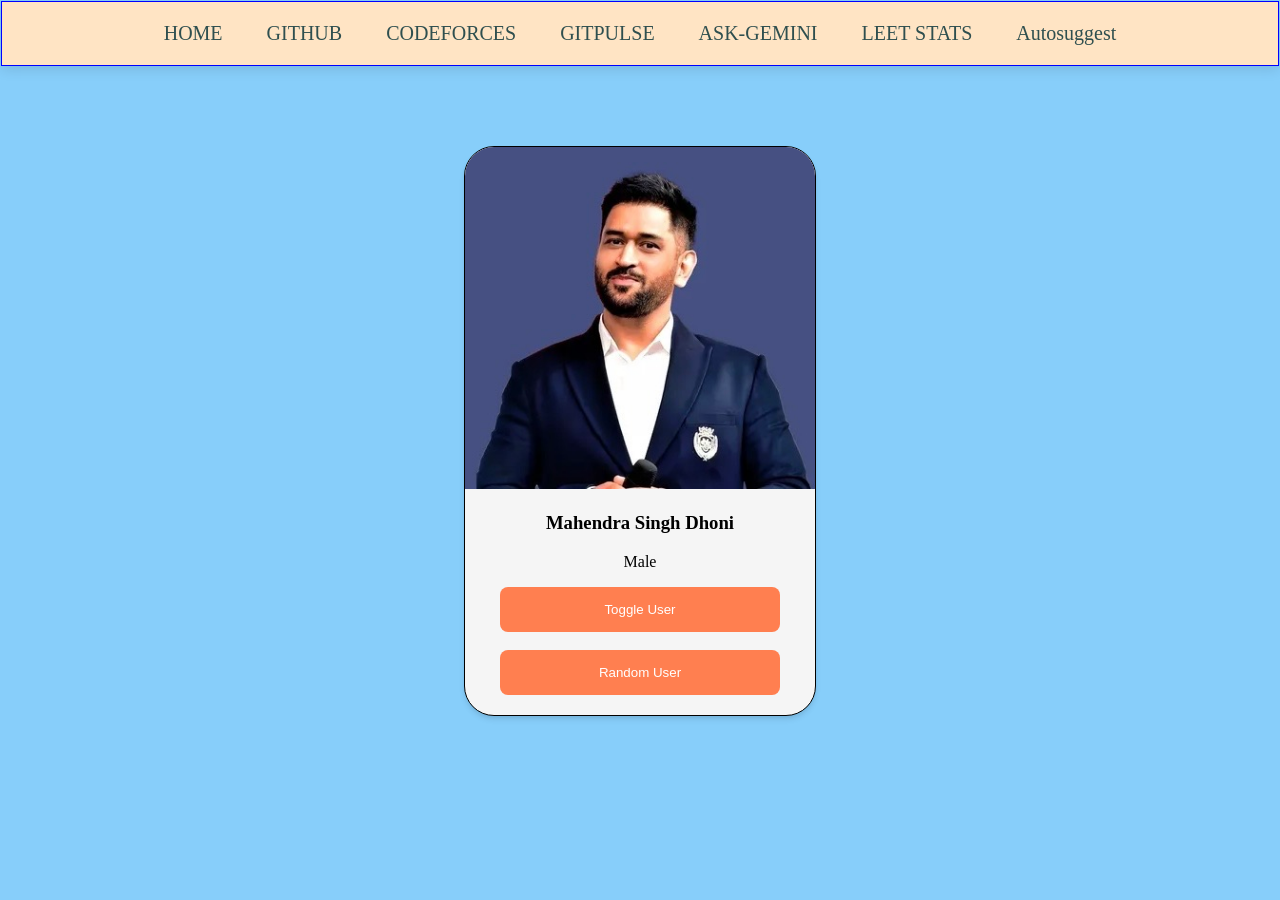
<file: src/main/resources/static/index.html>
<!DOCTYPE html>
<html lang="en">
<head>
    <meta charset="UTF-8">
    <meta name="viewport" content="width=device-width, initial-scale=1.0">
    <title>User Card</title>
    <link rel="stylesheet" href="index.css">
</head>
<body>

    <div class="navbar">
        <a href="https://autosuggest-spring-8j18.onrender.com/">HOME</a>
        <a href="https://github.com/">GITHUB</a>
        <a href="codeforces-stats.html"target="blank">CODEFORCES</a>
        <a href="gitpulse.html"target="blank">GITPULSE</a>
        <a href="ask-gemini.html"target="blank">ASK-GEMINI</a>
        <a href="leetcode-stats.html"target="blank">LEET STATS</a>
        <a href="autosuggest.html"target="blank">Autosuggest</a>
    
    </div>

    <div class="card">
        <img id="user-Image" src="mahi.WEBP" alt="user-Image">

        <h3 id="user-name">Mahendra Singh Dhoni</h3>

        <p id="user-gender">Male</p>

        <button onclick="toggleuser()">Toggle User</button>

        <br><br>

        <button onclick="randomuser()">Random User</button>
    </div>

    <script src="index.js"></script>

</body>
</html>
</file>
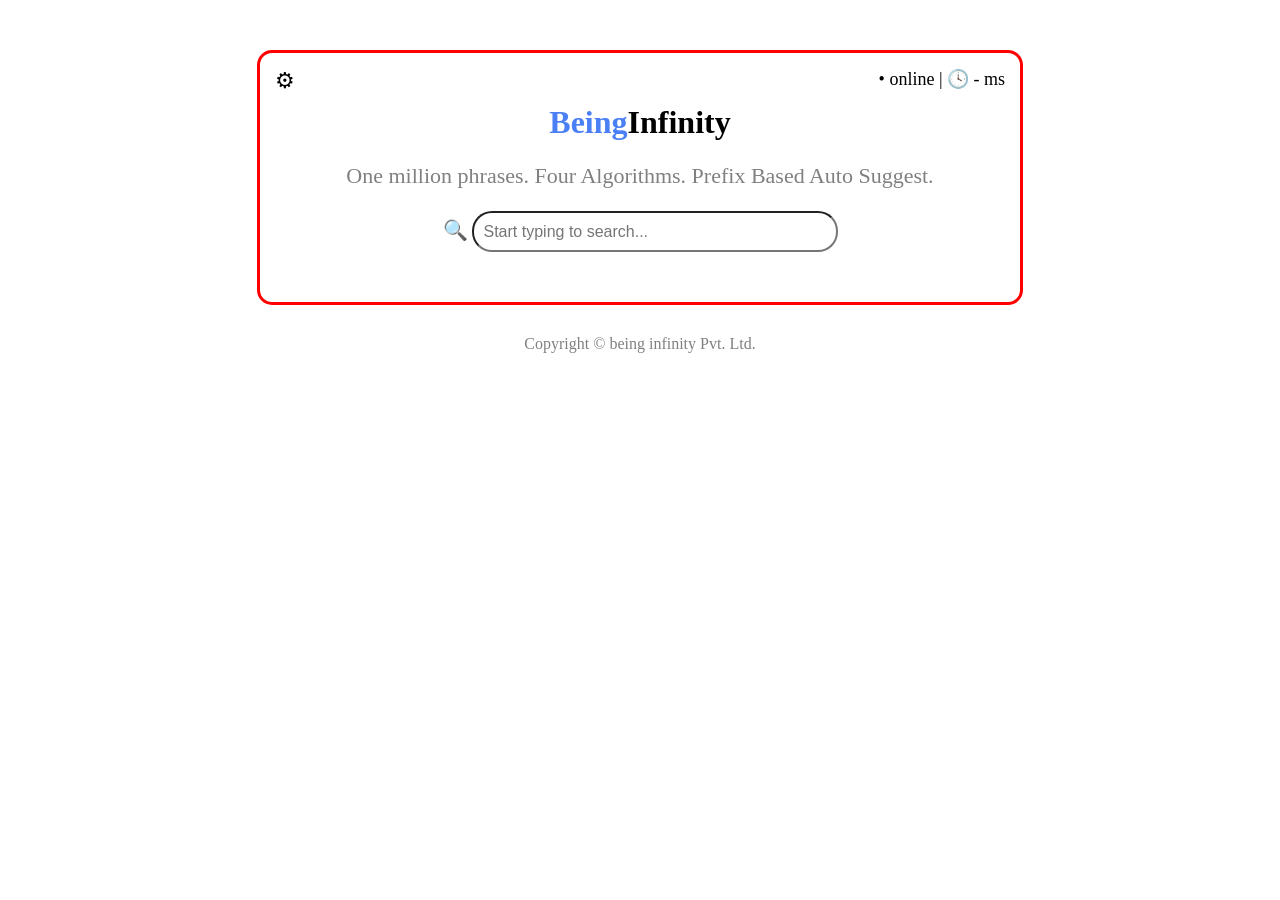
<file: src/main/resources/static/autosuggest.html>
<!DOCTYPE html>
<html lang="en">
<head>
<meta charset="UTF-8">
<meta name="viewport" content="width=device-width, initial-scale=1.0">
<title>Being infinity</title>

<style>

body{
    text-align:center;
    font-family:"Times New Roman", serif;
}

.box{
    width:700px;
    margin:auto;
    margin-top:50px;
    padding:30px;
    border:3px solid red;
    border-radius:15px;
    position:relative;
}

.gear-icon{
    position:absolute;
    top:15px;
    left:15px;
    font-size:22px;
}

.status{
    position:absolute;
    top:15px;
    right:15px;
    font-size:18px;
}

.being{
    color:#4a7ff5;
}

.infinity{
    color:black;
}

.tagline{
    color:gray;
    font-size:22px;
}

.search-box{
    width:350px;
    height:35px;
    padding-left:10px;
    border-radius:20px;
    font-size:16px;
}

.search-suggestions{
    width:360px;
    margin:10px auto;
    text-align:left;
    border-radius:10px;
    box-shadow:0px 2px 8px rgba(0,0,0,0.2);
    overflow:hidden;
}

.suggestion{
    padding:10px;
    border-bottom:1px solid #ddd;
    background:white;
}

.suggestion:hover{
    background:#f2f2f2;
    cursor:pointer;
}

.footer{
    margin-top:30px;
    color:gray;
}

</style>

</head>

<body>

<div class="box">

<span class="gear-icon">&#9881;</span>

<span class="status">&#8226; online | &#128339; - ms</span>

<h1>
<span class="being">Being</span><span class="infinity">Infinity</span>
</h1>

<p class="tagline">
One million phrases. Four Algorithms. Prefix Based Auto Suggest.
</p>

<span style="font-size:20px;">&#128269;</span>

<input
type="text"
class="search-box"
placeholder="Start typing to search..."
onkeyup="getSearchSuggestions()">

<div class="search-suggestions"></div>

</div>

<div class="footer">
Copyright &copy; being infinity Pvt. Ltd.
</div>

<script>

function getSearchSuggestions(){

    var searchBox=document.getElementsByClassName("search-box")[0];
    var suggestionBox=document.getElementsByClassName("search-suggestions")[0];

    var userInput=searchBox.value;

    if(userInput.trim()==""){
        suggestionBox.innerHTML="";
        return;
    }

    var url="https://autosuggest-backend.onrender.com/api/autosuggest?q="
            +userInput+
            "&algorithm=brute&limit=10&weighted=false";

    fetch(url)

    .then(function(response){
        return response.json();
    })

    .then(function(data){

        var output="";

        for(var i=0;i<data.count;i++){

            output +=
            "<div class='suggestion'>"
            +data.results[i].text+
            "</div>";

        }

        suggestionBox.innerHTML=output;

    })

    .catch(function(error){
        console.log(error);
    });

}

</script>

</body>
</html>
</file>
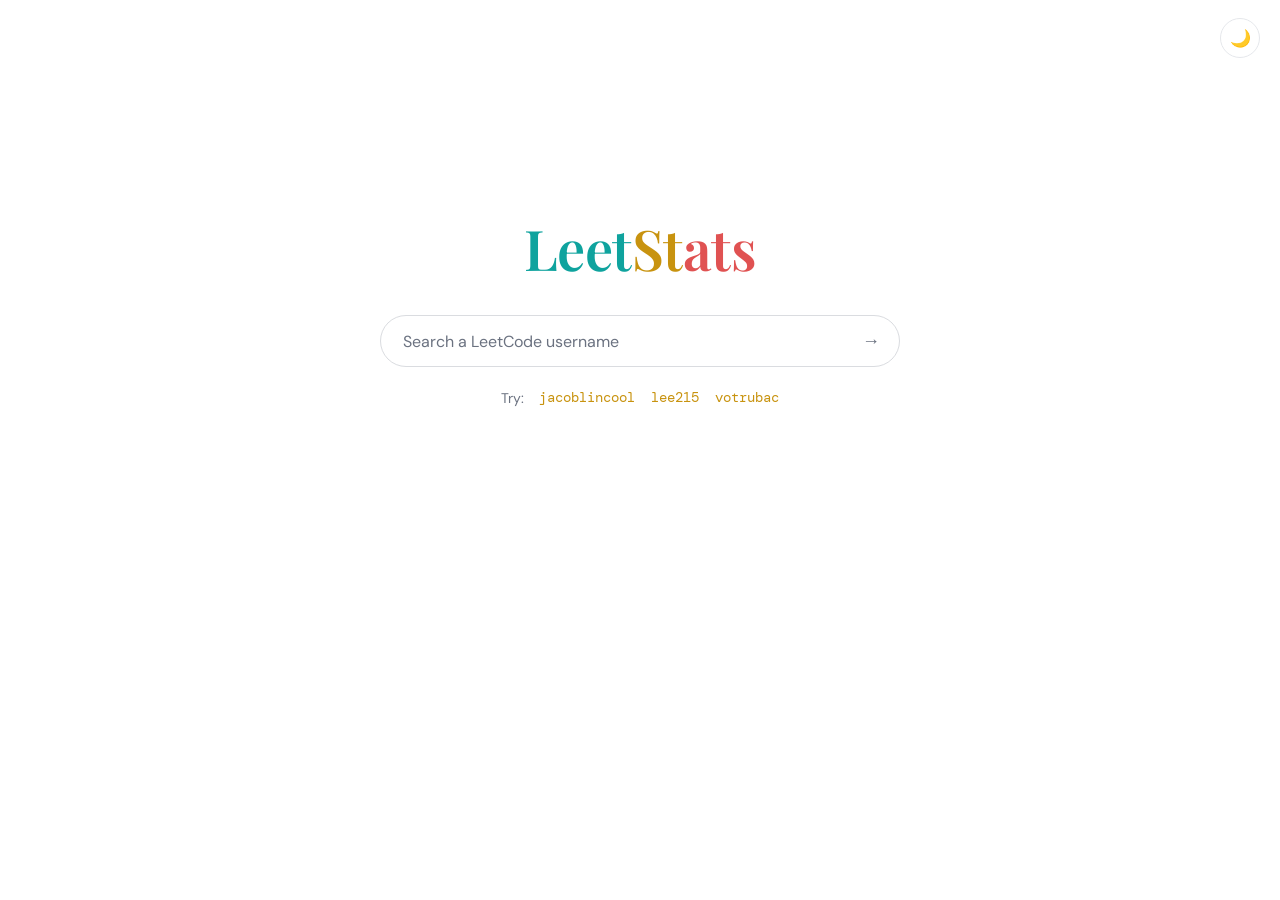
<file: src/main/resources/static/leetcode-stats.html>
<!DOCTYPE html>
<html lang="en" data-theme="light">
<head>
<meta charset="UTF-8">
<meta name="viewport" content="width=device-width, initial-scale=1.0">
<title>LeetStats</title>
<link rel="preconnect" href="https://fonts.googleapis.com">
<link rel="preconnect" href="https://fonts.gstatic.com" crossorigin>
<link href="https://fonts.googleapis.com/css2?family=Playfair+Display:wght@600&family=DM+Sans:wght@400;500;700&family=DM+Mono:wght@400;500&display=swap" rel="stylesheet">
<style>
  :root, [data-theme="light"] {
    --bg: #ffffff;
    --text: #1f2328;
    --muted: #6b7280;
    --line: #e5e7eb;
    --surface: #ffffff;
    --input-border: #dadce0;
    --input-shadow: rgba(32, 33, 36, 0.12);
    --track: #f0f1f3;
    --easy: #0fa39e;
    --medium: #c8930f;
    --hard: #e05252;
    --accent: #c8930f;
    --card-shadow: 0 1px 3px rgba(32, 33, 36, 0.08), 0 8px 28px rgba(32, 33, 36, 0.06);
  }
  [data-theme="dark"] {
    --bg: #0a0b0d;
    --text: #e9e7e2;
    --muted: #8b8f98;
    --line: rgba(255, 255, 255, 0.09);
    --surface: #121418;
    --input-border: rgba(255, 255, 255, 0.14);
    --input-shadow: rgba(0, 0, 0, 0.5);
    --track: rgba(255, 255, 255, 0.08);
    --easy: #3ddad7;
    --medium: #e3b341;
    --hard: #ff6b6b;
    --accent: #e3b341;
    --card-shadow: 0 20px 50px rgba(0, 0, 0, 0.45);
  }

  * { margin: 0; padding: 0; box-sizing: border-box; }

  html, body { height: 100%; }

  body {
    background: var(--bg);
    color: var(--text);
    font-family: "DM Sans", system-ui, sans-serif;
    display: flex;
    flex-direction: column;
    align-items: center;
    transition: background 0.25s, color 0.25s;
  }

  /* theme toggle, top right */
  .theme-toggle {
    position: fixed;
    top: 18px;
    right: 20px;
    width: 40px;
    height: 40px;
    border-radius: 50%;
    border: 1px solid var(--line);
    background: var(--surface);
    color: var(--text);
    font-size: 17px;
    cursor: pointer;
    display: flex;
    align-items: center;
    justify-content: center;
    transition: background 0.25s, border-color 0.25s, transform 0.15s;
    z-index: 10;
  }
  .theme-toggle:hover { transform: scale(1.06); }
  .theme-toggle:focus-visible { outline: 2px solid var(--accent); outline-offset: 2px; }

  main {
    width: 100%;
    max-width: 640px;
    padding: 0 24px 64px;
    display: flex;
    flex-direction: column;
    align-items: center;
    /* Google-style: sits a bit above vertical center when idle */
    margin-top: clamp(96px, 24vh, 210px);
    transition: margin-top 0.45s cubic-bezier(0.3, 0.8, 0.3, 1);
  }
  body.has-result main { margin-top: 72px; }

  .wordmark {
    font-family: "Playfair Display", serif;
    font-weight: 600;
    font-size: clamp(40px, 8vw, 56px);
    letter-spacing: -0.01em;
    margin-bottom: 30px;
    user-select: none;
  }
  .wordmark .l { color: var(--easy); }
  .wordmark .e { color: var(--medium); }
  .wordmark .t { color: var(--hard); }

  /* search */
  .search {
    width: 100%;
    max-width: 520px;
    display: flex;
    align-items: center;
    gap: 12px;
    background: var(--surface);
    border: 1px solid var(--input-border);
    border-radius: 999px;
    padding: 0 8px 0 22px;
    height: 52px;
    transition: box-shadow 0.2s, border-color 0.2s, background 0.25s;
  }
  .search:focus-within {
    box-shadow: 0 2px 10px var(--input-shadow);
    border-color: transparent;
  }
  [data-theme="dark"] .search:focus-within { border-color: var(--accent); box-shadow: none; }

  .search input {
    flex: 1;
    min-width: 0;
    border: none;
    outline: none;
    background: transparent;
    color: var(--text);
    font-family: "DM Mono", monospace;
    font-size: 16px;
  }
  .search input::placeholder { color: var(--muted); font-family: "DM Sans", sans-serif; }

  .search button {
    border: none;
    background: transparent;
    color: var(--muted);
    font-size: 18px;
    width: 40px;
    height: 40px;
    border-radius: 50%;
    cursor: pointer;
    display: flex;
    align-items: center;
    justify-content: center;
    transition: color 0.15s, background 0.15s;
  }
  .search button:hover { color: var(--accent); background: var(--track); }
  .search button:focus-visible { outline: 2px solid var(--accent); outline-offset: 1px; }
  .search button:disabled { opacity: 0.45; cursor: wait; }

  .try {
    margin-top: 20px;
    font-size: 14px;
    color: var(--muted);
    display: flex;
    gap: 14px;
    align-items: center;
    flex-wrap: wrap;
    justify-content: center;
  }
  .try button {
    background: none;
    border: none;
    padding: 2px 1px;
    color: var(--accent);
    font-family: "DM Mono", monospace;
    font-size: 13.5px;
    cursor: pointer;
    border-bottom: 1px dashed transparent;
    transition: border-color 0.15s;
  }
  .try button:hover { border-bottom-color: var(--accent); }
  .try button:focus-visible { outline: 2px solid var(--accent); outline-offset: 2px; }

  /* states */
  .loader {
    margin-top: 52px;
    width: 34px; height: 34px;
    border: 3px solid var(--track);
    border-top-color: var(--accent);
    border-radius: 50%;
    animation: spin 0.8s linear infinite;
  }
  @keyframes spin { to { transform: rotate(360deg); } }

  .error {
    margin-top: 44px;
    text-align: center;
    color: var(--muted);
    font-size: 14.5px;
    line-height: 1.6;
    max-width: 420px;
  }
  .error b { color: var(--hard); font-weight: 700; display: block; margin-bottom: 4px; }

  /* card */
  .card {
    width: 100%;
    margin-top: 44px;
    background: var(--surface);
    border: 1px solid var(--line);
    border-radius: 18px;
    padding: 30px 34px;
    box-shadow: var(--card-shadow);
    animation: rise 0.45s cubic-bezier(0.2, 0.7, 0.3, 1) both;
    transition: background 0.25s, border-color 0.25s;
  }
  @keyframes rise {
    from { opacity: 0; transform: translateY(14px); }
    to   { opacity: 1; transform: translateY(0); }
  }

  .card-head {
    display: flex;
    justify-content: space-between;
    align-items: baseline;
    gap: 10px;
    flex-wrap: wrap;
    margin-bottom: 26px;
  }
  .card-head a {
    font-family: "Playfair Display", serif;
    font-size: 23px;
    font-weight: 600;
    color: var(--text);
    text-decoration: none;
  }
  .card-head a:hover { color: var(--accent); }
  .card-head .rank {
    font-family: "DM Mono", monospace;
    font-size: 13px;
    color: var(--muted);
  }
  .card-head .rank b { color: var(--accent); font-weight: 500; }

  .card-body {
    display: grid;
    grid-template-columns: 168px 1fr;
    gap: 34px;
    align-items: center;
  }

  .ring-wrap { position: relative; width: 168px; height: 168px; margin: 0 auto; }
  .ring-wrap svg { transform: rotate(-90deg); display: block; }
  .ring-track { fill: none; stroke: var(--track); stroke-width: 9; }
  .ring-fill {
    fill: none;
    stroke: var(--accent);
    stroke-width: 9;
    stroke-linecap: round;
    transition: stroke-dashoffset 1.1s cubic-bezier(0.3, 0.8, 0.3, 1), stroke 0.25s;
  }
  .ring-center {
    position: absolute; inset: 0;
    display: flex; flex-direction: column;
    align-items: center; justify-content: center;
  }
  .ring-center .big {
    font-family: "DM Mono", monospace;
    font-size: 36px;
    line-height: 1;
  }
  .ring-center .small {
    color: var(--muted);
    font-size: 11.5px;
    margin-top: 6px;
    letter-spacing: 0.06em;
    text-transform: uppercase;
  }

  .bars { display: flex; flex-direction: column; gap: 18px; }
  .bar-top {
    display: flex;
    justify-content: space-between;
    align-items: baseline;
    margin-bottom: 7px;
  }
  .bar-top .label {
    font-size: 12.5px;
    font-weight: 700;
    letter-spacing: 0.09em;
    text-transform: uppercase;
  }
  .bar-top .nums {
    font-family: "DM Mono", monospace;
    font-size: 13px;
    color: var(--muted);
  }
  .bar-top .nums b { color: var(--text); font-weight: 500; }
  .bar-track { height: 7px; border-radius: 99px; background: var(--track); overflow: hidden; }
  .bar-fill { height: 100%; width: 0; border-radius: 99px; transition: width 1.1s cubic-bezier(0.3, 0.8, 0.3, 1); }
  .easy   .label { color: var(--easy); }   .easy   .bar-fill { background: var(--easy); }
  .medium .label { color: var(--medium); } .medium .bar-fill { background: var(--medium); }
  .hard   .label { color: var(--hard); }   .hard   .bar-fill { background: var(--hard); }

  .hidden { display: none !important; }

  @media (max-width: 540px) {
    .card { padding: 24px 20px; }
    .card-body { grid-template-columns: 1fr; gap: 26px; }
  }

  @media (prefers-reduced-motion: reduce) {
    * { animation: none !important; transition: none !important; }
  }
</style>
</head>
<body>
  <button class="theme-toggle" id="theme-toggle" aria-label="Switch theme" title="Switch theme">🌙</button>

  <main>
    <h1 class="wordmark"><span class="l">Leet</span><span class="e">St</span><span class="t">ats</span></h1>

    <div class="search">
      <input id="username" type="text" placeholder="Search a LeetCode username" autocomplete="off" spellcheck="false" aria-label="LeetCode username">
      <button id="go" aria-label="Fetch stats" title="Fetch stats">→</button>
    </div>

    <div class="try">
      <span>Try:</span>
      <button data-u="jacoblincool">jacoblincool</button>
      <button data-u="lee215">lee215</button>
      <button data-u="votrubac">votrubac</button>
    </div>

    <div id="loading" class="loader hidden" role="status" aria-label="Loading"></div>

    <div id="error" class="error hidden" role="alert">
      <b>Couldn't fetch that profile</b>
      <span id="error-msg"></span>
    </div>

    <section id="card" class="card hidden" aria-live="polite">
      <div class="card-head">
        <a id="profile-link" href="#" target="_blank" rel="noopener"></a>
        <span class="rank">Rank <b id="ranking">—</b></span>
      </div>
      <div class="card-body">
        <div class="ring-wrap">
          <svg width="168" height="168" viewBox="0 0 168 168" aria-hidden="true">
            <circle class="ring-track" cx="84" cy="84" r="74"></circle>
            <circle class="ring-fill" id="ring" cx="84" cy="84" r="74"></circle>
          </svg>
          <div class="ring-center">
            <div class="big" id="total-solved">0</div>
            <div class="small" id="total-label">solved</div>
          </div>
        </div>
        <div class="bars">
          <div class="bar-row easy">
            <div class="bar-top"><span class="label">Easy</span>
              <span class="nums"><b id="easy-solved">0</b> / <span id="easy-total">0</span></span></div>
            <div class="bar-track"><div class="bar-fill" id="easy-bar"></div></div>
          </div>
          <div class="bar-row medium">
            <div class="bar-top"><span class="label">Medium</span>
              <span class="nums"><b id="medium-solved">0</b> / <span id="medium-total">0</span></span></div>
            <div class="bar-track"><div class="bar-fill" id="medium-bar"></div></div>
          </div>
          <div class="bar-row hard">
            <div class="bar-top"><span class="label">Hard</span>
              <span class="nums"><b id="hard-solved">0</b> / <span id="hard-total">0</span></span></div>
            <div class="bar-track"><div class="bar-fill" id="hard-bar"></div></div>
          </div>
        </div>
      </div>
    </section>
  </main>

<script>
(function () {
  "use strict";

  /* ---------- theme ---------- */
  var root = document.documentElement;
  var toggle = document.getElementById("theme-toggle");
  var prefersDark = window.matchMedia("(prefers-color-scheme: dark)").matches;
  setTheme(prefersDark ? "dark" : "light");

  function setTheme(t) {
    root.setAttribute("data-theme", t);
    toggle.textContent = t === "dark" ? "☀️" : "🌙";
  }
  toggle.addEventListener("click", function () {
    setTheme(root.getAttribute("data-theme") === "dark" ? "light" : "dark");
  });

  /* ---------- elements ---------- */
  var input = document.getElementById("username");
  var goBtn = document.getElementById("go");
  var loadingEl = document.getElementById("loading");
  var errorEl = document.getElementById("error");
  var errorMsg = document.getElementById("error-msg");
  var cardEl = document.getElementById("card");

  var RING_R = 74;
  var RING_C = 2 * Math.PI * RING_R;
  var ring = document.getElementById("ring");
  ring.setAttribute("stroke-dasharray", RING_C);
  ring.setAttribute("stroke-dashoffset", RING_C);

  /* ---------- data sources (tried in order) ---------- */
  var SOURCES = [
    {
      url: function (u) { return "https://leetcode-api-faisalshohag.vercel.app/" + encodeURIComponent(u); },
      parse: function (d) {
        if (!d || d.errors || d.totalSolved === undefined) return null;
        return pick(d);
      }
    },
    {
      url: function (u) { return "https://alfa-leetcode-api.onrender.com/userProfile/" + encodeURIComponent(u); },
      parse: function (d) {
        if (!d || d.errors || d.totalSolved === undefined) return null;
        return pick(d);
      }
    },
    {
      url: function (u) { return "https://leetcode-stats-api.herokuapp.com/" + encodeURIComponent(u); },
      parse: function (d) {
        if (!d || d.status !== "success") return null;
        return pick(d);
      }
    }
  ];

  function pick(d) {
    return {
      totalSolved: d.totalSolved, totalQuestions: d.totalQuestions,
      easySolved: d.easySolved, totalEasy: d.totalEasy,
      mediumSolved: d.mediumSolved, totalMedium: d.totalMedium,
      hardSolved: d.hardSolved, totalHard: d.totalHard,
      ranking: d.ranking
    };
  }

  function fetchWithTimeout(url, ms) {
    var ctrl = new AbortController();
    var t = setTimeout(function () { ctrl.abort(); }, ms);
    return fetch(url, { signal: ctrl.signal })
      .then(function (r) { return r.json(); })
      .finally(function () { clearTimeout(t); });
  }

  function fetchStats(username) {
    var i = 0;
    function tryNext() {
      if (i >= SOURCES.length) return Promise.reject(new Error("all sources failed"));
      var src = SOURCES[i++];
      return fetchWithTimeout(src.url(username), 12000)
        .then(function (json) {
          var parsed = src.parse(json);
          return parsed || tryNext();
        })
        .catch(function () { return tryNext(); });
    }
    return tryNext();
  }

  /* ---------- rendering ---------- */
  function fmt(n) {
    if (n === null || n === undefined || isNaN(n)) return "—";
    return Number(n).toLocaleString("en-US");
  }

  function countUp(el, target, ms) {
    var reduce = window.matchMedia("(prefers-reduced-motion: reduce)").matches;
    if (reduce || !target) { el.textContent = fmt(target || 0); return; }
    var start = performance.now();
    (function step(now) {
      var p = Math.min(((now || performance.now()) - start) / ms, 1);
      var eased = 1 - Math.pow(1 - p, 3);
      el.textContent = fmt(Math.round(target * eased));
      if (p < 1) requestAnimationFrame(step);
    })();
  }

  function setBar(id, solved, total) {
    var pct = total > 0 ? (solved / total) * 100 : 0;
    document.getElementById(id).style.width = Math.max(pct, solved > 0 ? 2 : 0) + "%";
  }

  function render(username, s) {
    var link = document.getElementById("profile-link");
    link.textContent = username;
    link.href = "https://leetcode.com/u/" + encodeURIComponent(username) + "/";

    document.getElementById("ranking").textContent = "#" + fmt(s.ranking);
    document.getElementById("total-label").textContent = "of " + fmt(s.totalQuestions);
    document.getElementById("easy-solved").textContent = fmt(s.easySolved);
    document.getElementById("easy-total").textContent = fmt(s.totalEasy);
    document.getElementById("medium-solved").textContent = fmt(s.mediumSolved);
    document.getElementById("medium-total").textContent = fmt(s.totalMedium);
    document.getElementById("hard-solved").textContent = fmt(s.hardSolved);
    document.getElementById("hard-total").textContent = fmt(s.totalHard);

    document.body.classList.add("has-result");
    cardEl.classList.remove("hidden");

    requestAnimationFrame(function () {
      requestAnimationFrame(function () {
        countUp(document.getElementById("total-solved"), s.totalSolved, 1100);
        var pct = s.totalQuestions > 0 ? s.totalSolved / s.totalQuestions : 0;
        ring.setAttribute("stroke-dashoffset", RING_C * (1 - pct));
        setBar("easy-bar", s.easySolved, s.totalEasy);
        setBar("medium-bar", s.mediumSolved, s.totalMedium);
        setBar("hard-bar", s.hardSolved, s.totalHard);
      });
    });
  }

  function resetCard() {
    ring.setAttribute("stroke-dashoffset", RING_C);
    ["easy-bar", "medium-bar", "hard-bar"].forEach(function (id) {
      document.getElementById(id).style.width = "0";
    });
    document.getElementById("total-solved").textContent = "0";
  }

  /* ---------- flow ---------- */
  var busy = false;

  function lookup(username) {
    username = (username || "").trim();
    if (!username || busy) return;
    busy = true;

    input.value = username;
    goBtn.disabled = true;
    errorEl.classList.add("hidden");
    cardEl.classList.add("hidden");
    resetCard();
    loadingEl.classList.remove("hidden");

    fetchStats(username)
      .then(function (stats) {
        loadingEl.classList.add("hidden");
        render(username, stats);
      })
      .catch(function () {
        loadingEl.classList.add("hidden");
        errorMsg.textContent = 'No stats found for "' + username +
          '". Check the spelling, or the public stats APIs may be briefly busy — try again in a moment.';
        errorEl.classList.remove("hidden");
      })
      .finally(function () {
        goBtn.disabled = false;
        busy = false;
      });
  }

  goBtn.addEventListener("click", function () { lookup(input.value); });
  input.addEventListener("keydown", function (e) { if (e.key === "Enter") lookup(input.value); });
  document.querySelectorAll(".try button").forEach(function (b) {
    b.addEventListener("click", function () { lookup(b.dataset.u); });
  });
})();
</script>
</body>
</html>
</file>
<file: src/main/resources/static/index.css>
h1{
    color: blue;
}
body{
    margin: 1px;
    background-color:lightskyblue;
}
.navbar{
    background-color: bisque;
    border-style:solid;
    border-width:1px;
    border-color:blue;
    padding:20px;
    text-align: center;
    box-shadow: rgba(0, 0, 0, 0.1) 0px 4px 12px;
}
.navbar a{
    padding:20px;
    text-decoration:none;
    color:darkslategray;
    font-size: 20px;

}
.navbar a:hover{
    color:lightsteelblue;
    background-color: midnightblue;
}
.card {
    text-align: center;
    border: 1px solid black;
    width: 350px;
    border-radius: 30px;
    margin-left: auto;
    margin-right: auto;
    margin-top: 70px;
    overflow: hidden;
    padding-bottom: 20px;
    background-color: whitesmoke;
    margin-top: 80px;
    box-shadow: rgba(0, 0, 0, 0.1) 0px 4px 6px -1px, rgba(0, 0, 0, 0.06) 0px 2px 4px -1px;
}
.card img{
    width : 100%;
    background-color: royalblue;
}
.card button{
    padding: 15px;
    width:80%;
    border-style: none;
    border-radius: 8px;
    background-color: coral;
    color: white;
}
.card button:hover{
    color: bisque;
    background-color: black;
}
</file>
